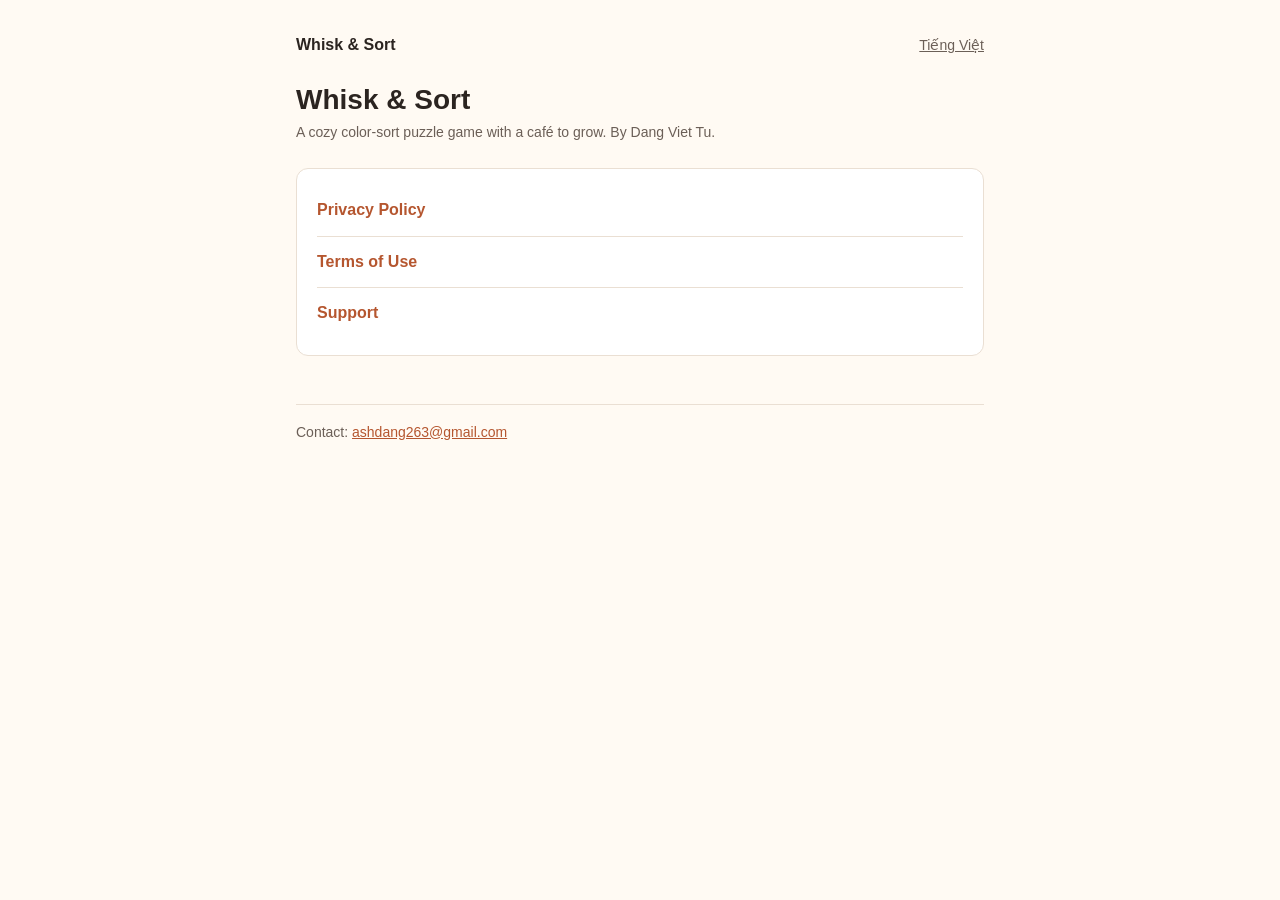
<file: index.html>
<!doctype html>
<html lang="en">
<head>
<meta charset="utf-8">
<meta name="viewport" content="width=device-width, initial-scale=1">
<title>Whisk &amp; Sort</title>
<link rel="stylesheet" href="style.css">
</head>
<body>
<main>
  <header>
    <a class="home" href="./">Whisk &amp; Sort</a>
    <nav class="lang"><a href="vi/">Tiếng Việt</a></nav>
  </header>
  <h1>Whisk &amp; Sort</h1>
  <p class="meta">A cozy color-sort puzzle game with a café to grow. By Dang Viet Tu.</p>
  <div class="card links">
    <a href="privacy.html">Privacy Policy</a>
    <a href="terms.html">Terms of Use</a>
    <a href="support.html">Support</a>
  </div>
  <footer>Contact: <a href="mailto:ashdang263@gmail.com">ashdang263@gmail.com</a></footer>
</main>
</body>
</html>
</file>
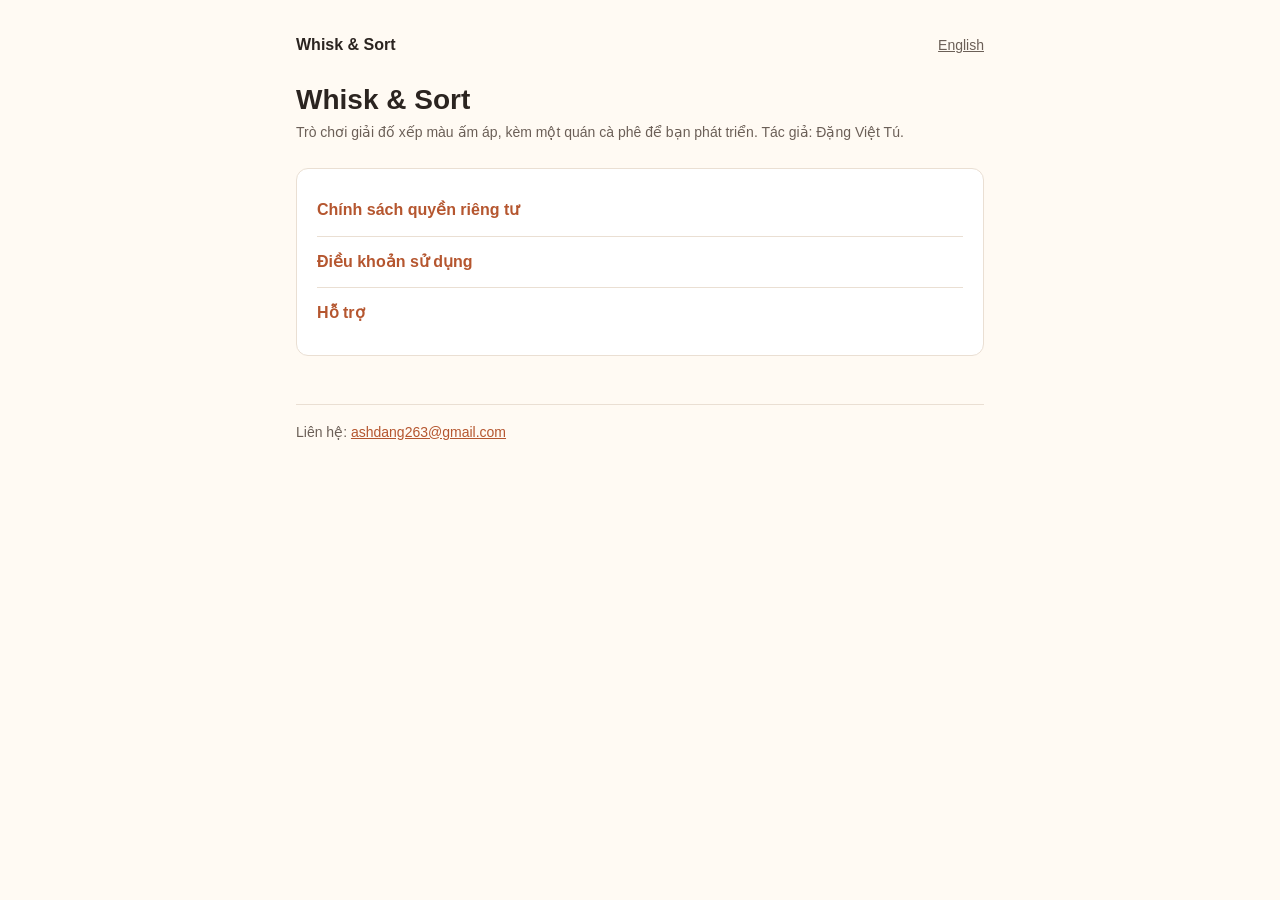
<file: vi/index.html>
<!doctype html>
<html lang="vi">
<head>
<meta charset="utf-8">
<meta name="viewport" content="width=device-width, initial-scale=1">
<title>Whisk &amp; Sort</title>
<link rel="stylesheet" href="../style.css">
</head>
<body>
<main>
  <header>
    <a class="home" href="./">Whisk &amp; Sort</a>
    <nav class="lang"><a href="../">English</a></nav>
  </header>
  <h1>Whisk &amp; Sort</h1>
  <p class="meta">Trò chơi giải đố xếp màu ấm áp, kèm một quán cà phê để bạn phát triển. Tác giả: Đặng Việt Tú.</p>
  <div class="card links">
    <a href="privacy.html">Chính sách quyền riêng tư</a>
    <a href="terms.html">Điều khoản sử dụng</a>
    <a href="support.html">Hỗ trợ</a>
  </div>
  <footer>Liên hệ: <a href="mailto:ashdang263@gmail.com">ashdang263@gmail.com</a></footer>
</main>
</body>
</html>
</file>
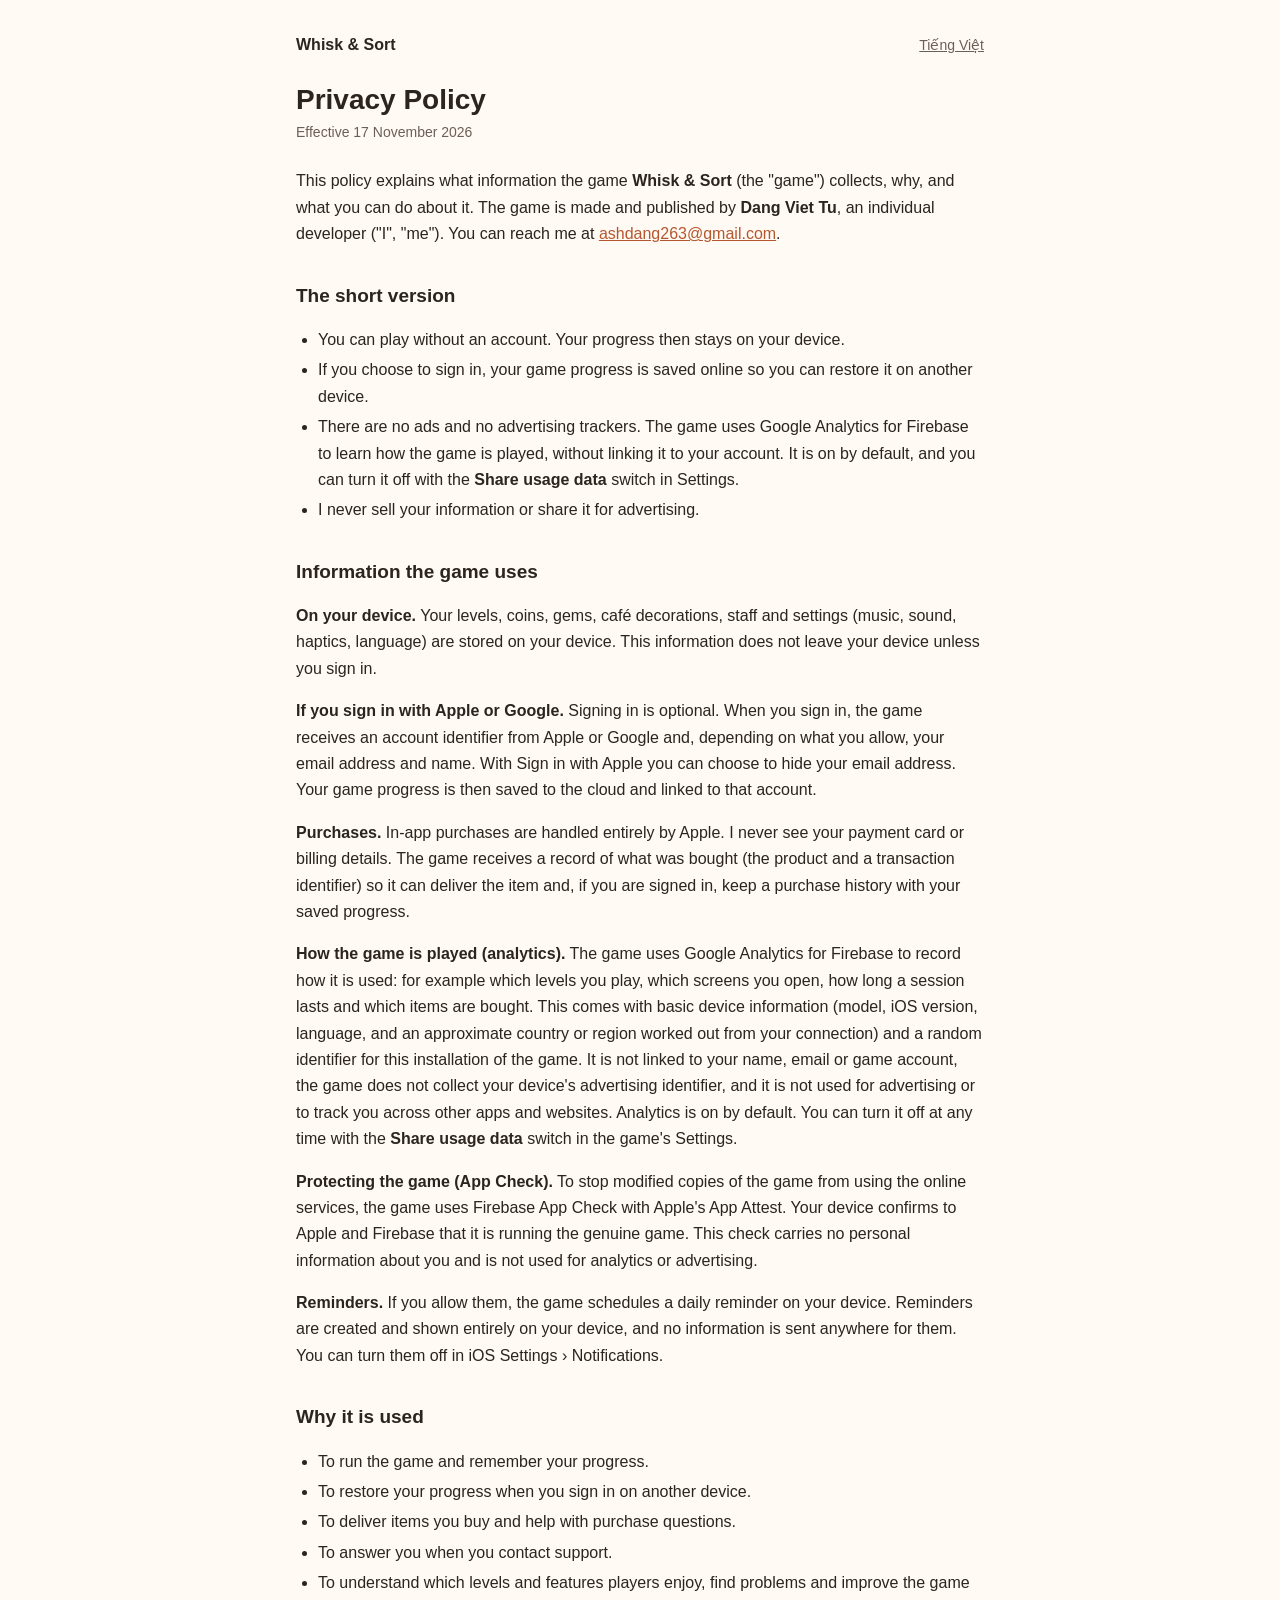
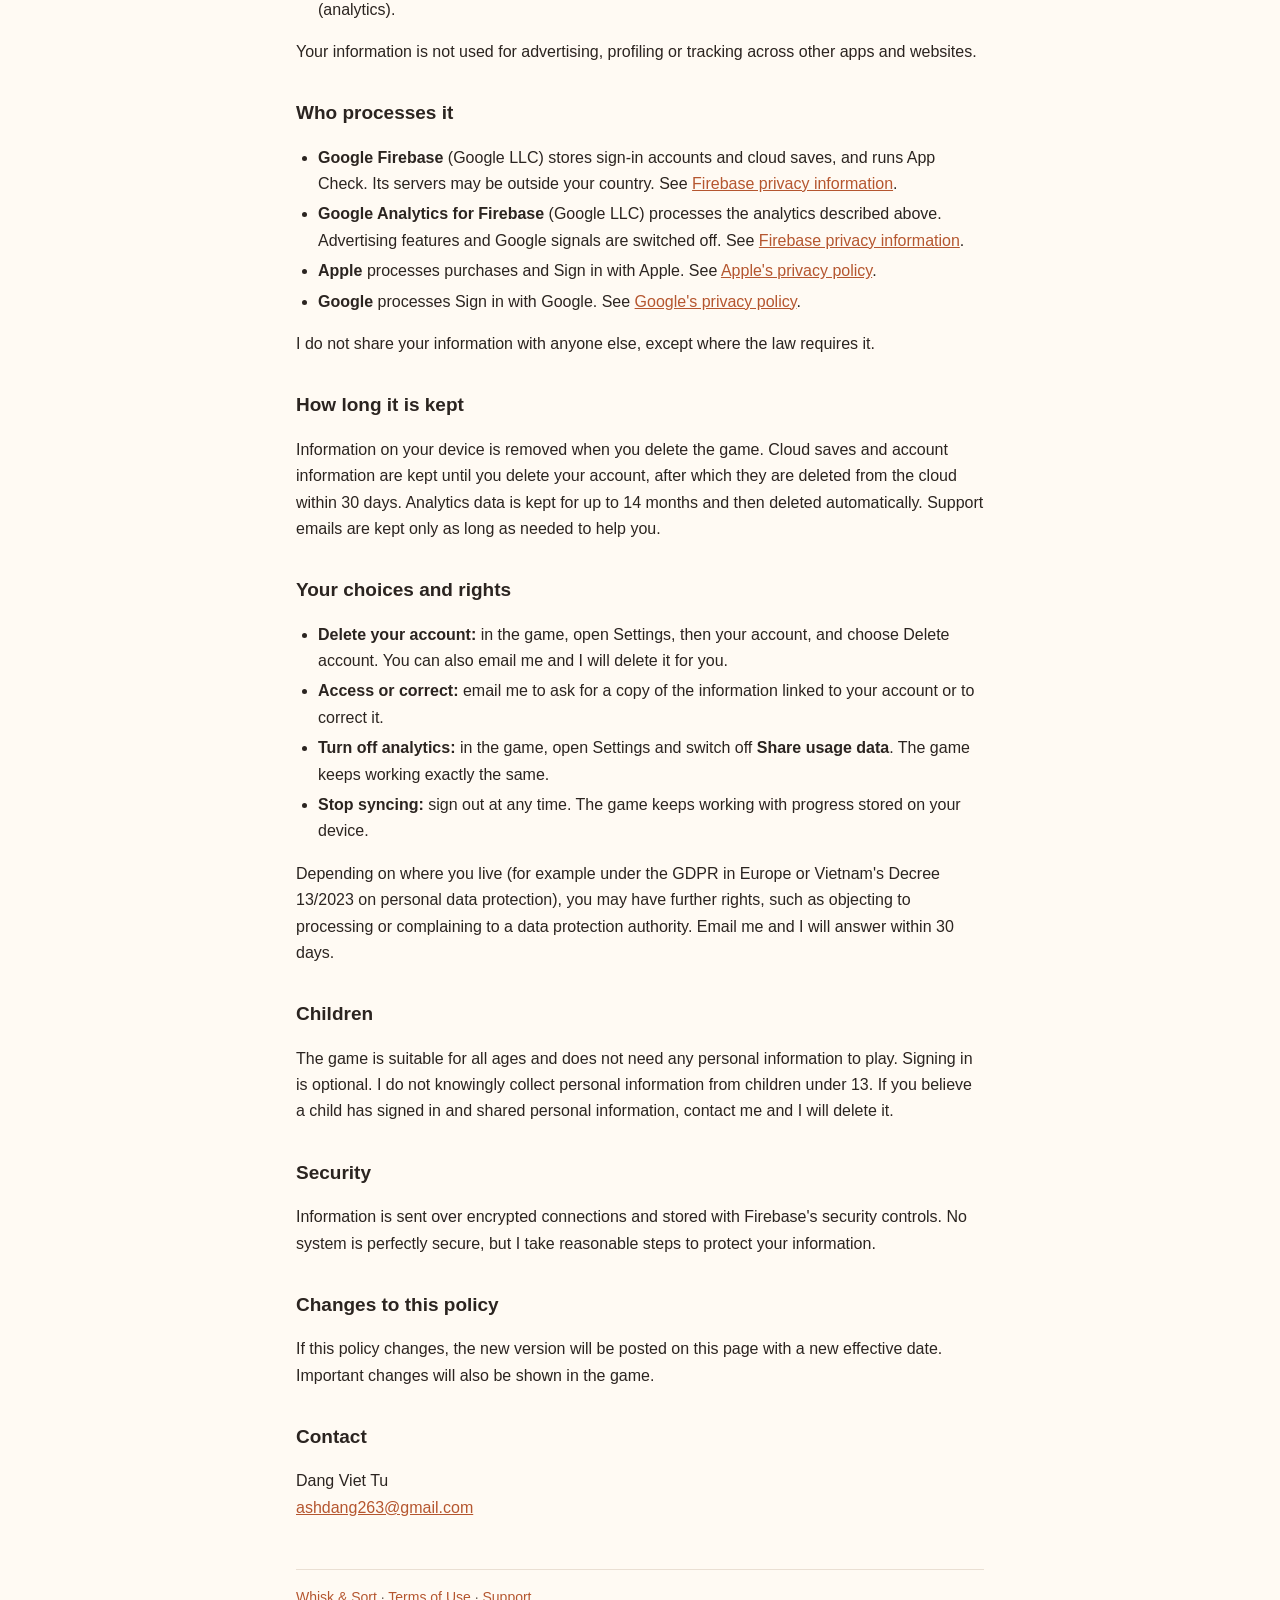
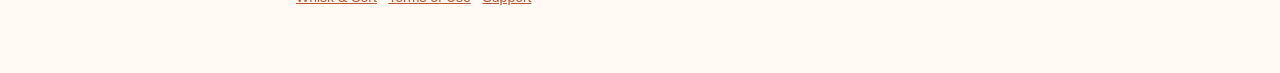
<file: privacy.html>
<!doctype html>
<html lang="en">
<head>
<meta charset="utf-8">
<meta name="viewport" content="width=device-width, initial-scale=1">
<title>Privacy Policy</title>
<link rel="stylesheet" href="style.css">
</head>
<body>
<main>
  <header>
    <a class="home" href="./">Whisk &amp; Sort</a>
    <nav class="lang"><a href="vi/privacy.html">Tiếng Việt</a></nav>
  </header>
  <h1>Privacy Policy</h1>
  <p class="meta">Effective 17 November 2026</p>

  <p>This policy explains what information the game <strong>Whisk &amp; Sort</strong> (the "game") collects, why, and what you can do about it. The game is made and published by <strong>Dang Viet Tu</strong>, an individual developer ("I", "me"). You can reach me at <a href="mailto:ashdang263@gmail.com">ashdang263@gmail.com</a>.</p>

  <h2>The short version</h2>
  <ul>
    <li>You can play without an account. Your progress then stays on your device.</li>
    <li>If you choose to sign in, your game progress is saved online so you can restore it on another device.</li>
    <li>There are no ads and no advertising trackers. The game uses Google Analytics for Firebase to learn how the game is played, without linking it to your account. It is on by default, and you can turn it off with the <strong>Share usage data</strong> switch in Settings.</li>
    <li>I never sell your information or share it for advertising.</li>
  </ul>

  <h2>Information the game uses</h2>
  <p><strong>On your device.</strong> Your levels, coins, gems, café decorations, staff and settings (music, sound, haptics, language) are stored on your device. This information does not leave your device unless you sign in.</p>
  <p><strong>If you sign in with Apple or Google.</strong> Signing in is optional. When you sign in, the game receives an account identifier from Apple or Google and, depending on what you allow, your email address and name. With Sign in with Apple you can choose to hide your email address. Your game progress is then saved to the cloud and linked to that account.</p>
  <p><strong>Purchases.</strong> In-app purchases are handled entirely by Apple. I never see your payment card or billing details. The game receives a record of what was bought (the product and a transaction identifier) so it can deliver the item and, if you are signed in, keep a purchase history with your saved progress.</p>
  <p><strong>How the game is played (analytics).</strong> The game uses Google Analytics for Firebase to record how it is used: for example which levels you play, which screens you open, how long a session lasts and which items are bought. This comes with basic device information (model, iOS version, language, and an approximate country or region worked out from your connection) and a random identifier for this installation of the game. It is not linked to your name, email or game account, the game does not collect your device's advertising identifier, and it is not used for advertising or to track you across other apps and websites. Analytics is on by default. You can turn it off at any time with the <strong>Share usage data</strong> switch in the game's Settings.</p>
  <p><strong>Protecting the game (App Check).</strong> To stop modified copies of the game from using the online services, the game uses Firebase App Check with Apple's App Attest. Your device confirms to Apple and Firebase that it is running the genuine game. This check carries no personal information about you and is not used for analytics or advertising.</p>
  <p><strong>Reminders.</strong> If you allow them, the game schedules a daily reminder on your device. Reminders are created and shown entirely on your device, and no information is sent anywhere for them. You can turn them off in iOS Settings › Notifications.</p>

  <h2>Why it is used</h2>
  <ul>
    <li>To run the game and remember your progress.</li>
    <li>To restore your progress when you sign in on another device.</li>
    <li>To deliver items you buy and help with purchase questions.</li>
    <li>To answer you when you contact support.</li>
    <li>To understand which levels and features players enjoy, find problems and improve the game (analytics).</li>
  </ul>
  <p>Your information is not used for advertising, profiling or tracking across other apps and websites.</p>

  <h2>Who processes it</h2>
  <ul>
    <li><strong>Google Firebase</strong> (Google LLC) stores sign-in accounts and cloud saves, and runs App Check. Its servers may be outside your country. See <a href="https://firebase.google.com/support/privacy">Firebase privacy information</a>.</li>
    <li><strong>Google Analytics for Firebase</strong> (Google LLC) processes the analytics described above. Advertising features and Google signals are switched off. See <a href="https://firebase.google.com/support/privacy">Firebase privacy information</a>.</li>
    <li><strong>Apple</strong> processes purchases and Sign in with Apple. See <a href="https://www.apple.com/legal/privacy/">Apple's privacy policy</a>.</li>
    <li><strong>Google</strong> processes Sign in with Google. See <a href="https://policies.google.com/privacy">Google's privacy policy</a>.</li>
  </ul>
  <p>I do not share your information with anyone else, except where the law requires it.</p>

  <h2>How long it is kept</h2>
  <p>Information on your device is removed when you delete the game. Cloud saves and account information are kept until you delete your account, after which they are deleted from the cloud within 30 days. Analytics data is kept for up to 14 months and then deleted automatically. Support emails are kept only as long as needed to help you.</p>

  <h2>Your choices and rights</h2>
  <ul>
    <li><strong>Delete your account:</strong> in the game, open Settings, then your account, and choose Delete account. You can also email me and I will delete it for you.</li>
    <li><strong>Access or correct:</strong> email me to ask for a copy of the information linked to your account or to correct it.</li>
    <li><strong>Turn off analytics:</strong> in the game, open Settings and switch off <strong>Share usage data</strong>. The game keeps working exactly the same.</li>
    <li><strong>Stop syncing:</strong> sign out at any time. The game keeps working with progress stored on your device.</li>
  </ul>
  <p>Depending on where you live (for example under the GDPR in Europe or Vietnam's Decree 13/2023 on personal data protection), you may have further rights, such as objecting to processing or complaining to a data protection authority. Email me and I will answer within 30 days.</p>

  <h2>Children</h2>
  <p>The game is suitable for all ages and does not need any personal information to play. Signing in is optional. I do not knowingly collect personal information from children under 13. If you believe a child has signed in and shared personal information, contact me and I will delete it.</p>

  <h2>Security</h2>
  <p>Information is sent over encrypted connections and stored with Firebase's security controls. No system is perfectly secure, but I take reasonable steps to protect your information.</p>

  <h2>Changes to this policy</h2>
  <p>If this policy changes, the new version will be posted on this page with a new effective date. Important changes will also be shown in the game.</p>

  <h2>Contact</h2>
  <p>Dang Viet Tu<br><a href="mailto:ashdang263@gmail.com">ashdang263@gmail.com</a></p>

  <footer><a href="./">Whisk &amp; Sort</a> · <a href="terms.html">Terms of Use</a> · <a href="support.html">Support</a></footer>
</main>
</body>
</html>
</file>
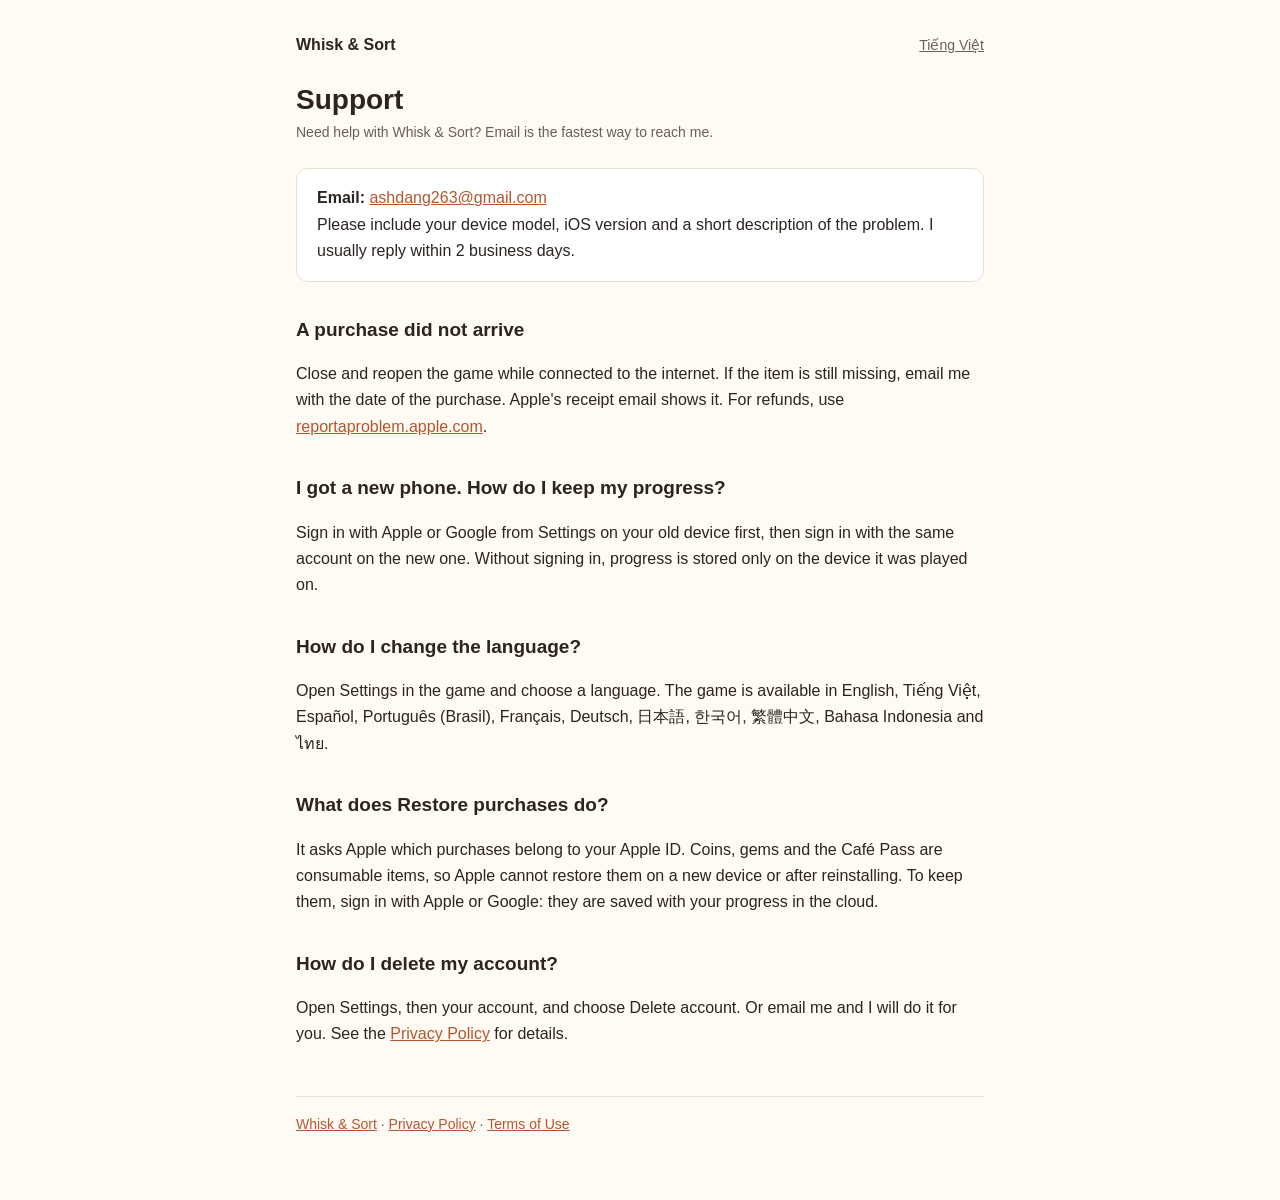
<file: support.html>
<!doctype html>
<html lang="en">
<head>
<meta charset="utf-8">
<meta name="viewport" content="width=device-width, initial-scale=1">
<title>Support</title>
<link rel="stylesheet" href="style.css">
</head>
<body>
<main>
  <header>
    <a class="home" href="./">Whisk &amp; Sort</a>
    <nav class="lang"><a href="vi/support.html">Tiếng Việt</a></nav>
  </header>
  <h1>Support</h1>
  <p class="meta">Need help with Whisk &amp; Sort? Email is the fastest way to reach me.</p>

  <div class="card">
    <strong>Email:</strong> <a href="mailto:ashdang263@gmail.com?subject=Whisk%20%26%20Sort%20support">ashdang263@gmail.com</a><br>
    Please include your device model, iOS version and a short description of the problem. I usually reply within 2 business days.
  </div>

  <h2>A purchase did not arrive</h2>
  <p>Close and reopen the game while connected to the internet. If the item is still missing, email me with the date of the purchase. Apple's receipt email shows it. For refunds, use <a href="https://reportaproblem.apple.com">reportaproblem.apple.com</a>.</p>

  <h2>I got a new phone. How do I keep my progress?</h2>
  <p>Sign in with Apple or Google from Settings on your old device first, then sign in with the same account on the new one. Without signing in, progress is stored only on the device it was played on.</p>

  <h2>How do I change the language?</h2>
  <p>Open Settings in the game and choose a language. The game is available in English, Tiếng Việt, Español, Português (Brasil), Français, Deutsch, 日本語, 한국어, 繁體中文, Bahasa Indonesia and ไทย.</p>

  <h2>What does Restore purchases do?</h2>
  <p>It asks Apple which purchases belong to your Apple ID. Coins, gems and the Café Pass are consumable items, so Apple cannot restore them on a new device or after reinstalling. To keep them, sign in with Apple or Google: they are saved with your progress in the cloud.</p>

  <h2>How do I delete my account?</h2>
  <p>Open Settings, then your account, and choose Delete account. Or email me and I will do it for you. See the <a href="privacy.html">Privacy Policy</a> for details.</p>

  <footer><a href="./">Whisk &amp; Sort</a> · <a href="privacy.html">Privacy Policy</a> · <a href="terms.html">Terms of Use</a></footer>
</main>
</body>
</html>
</file>
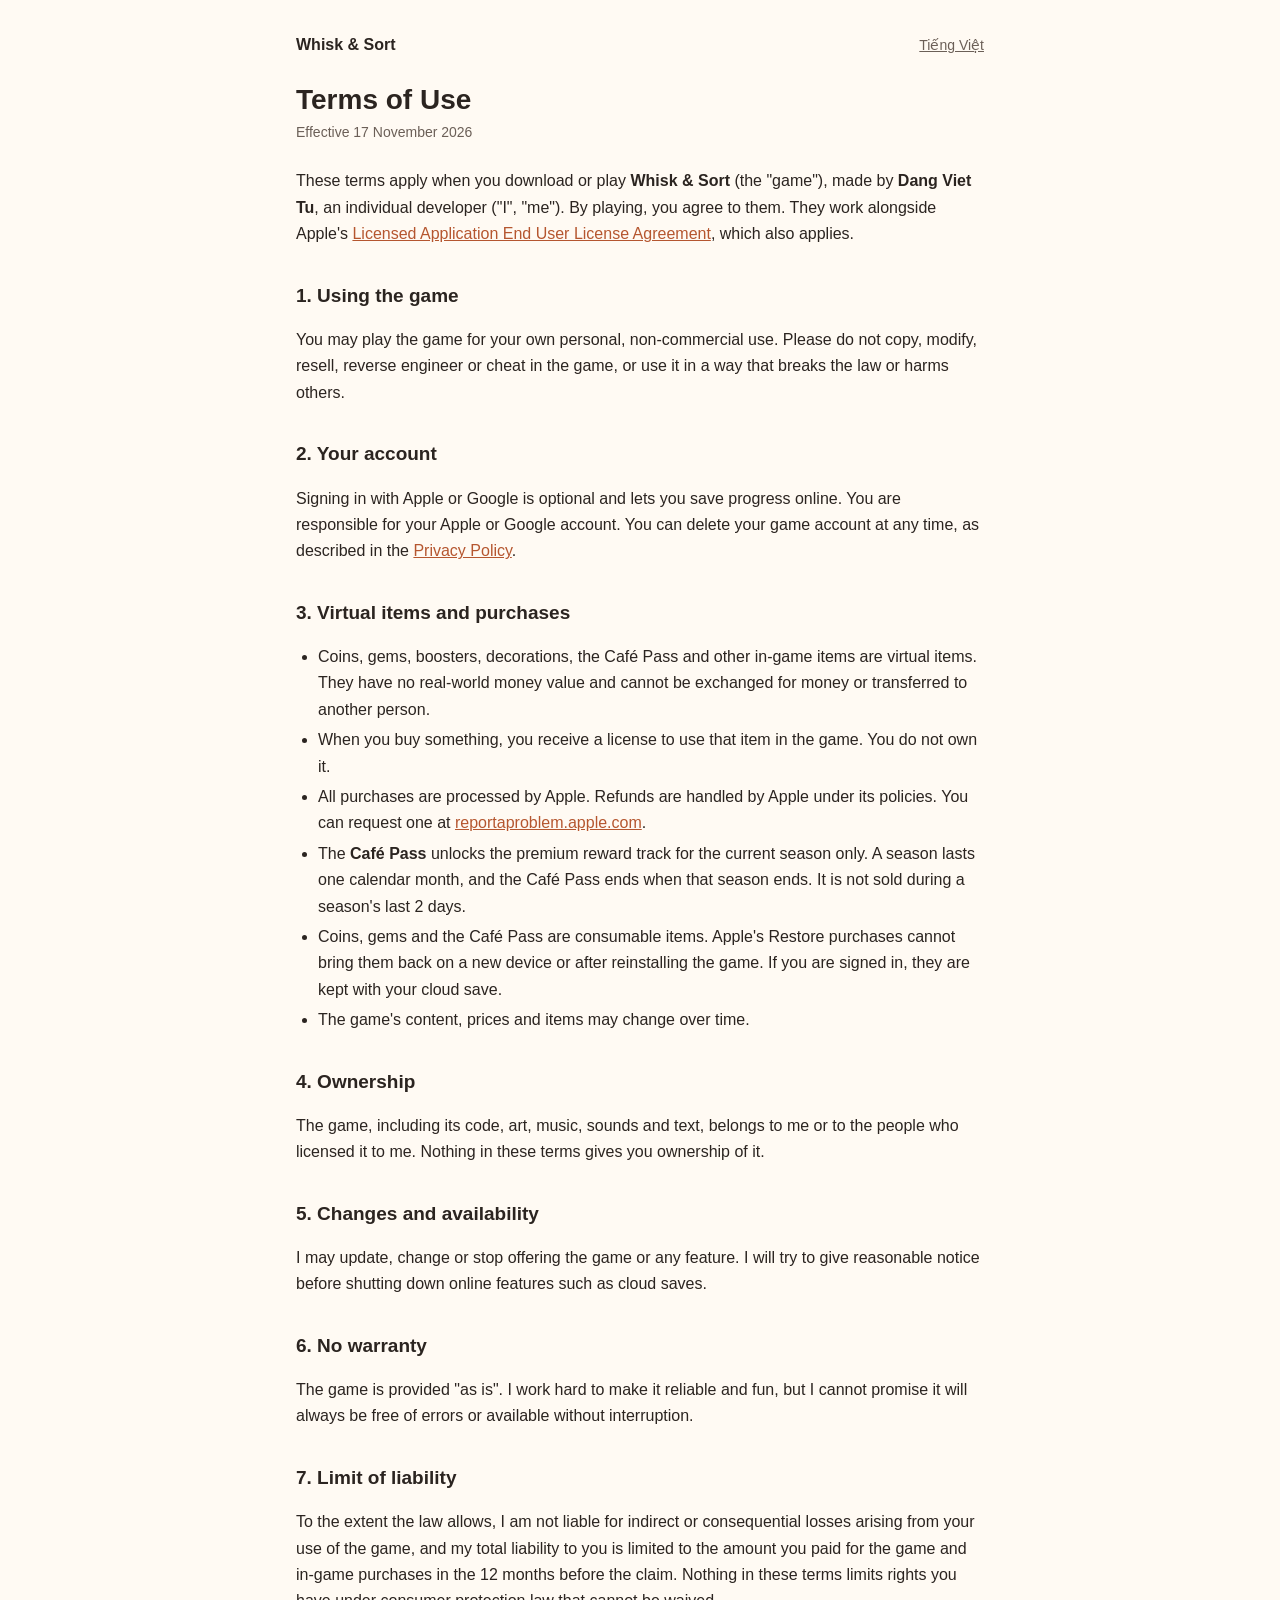
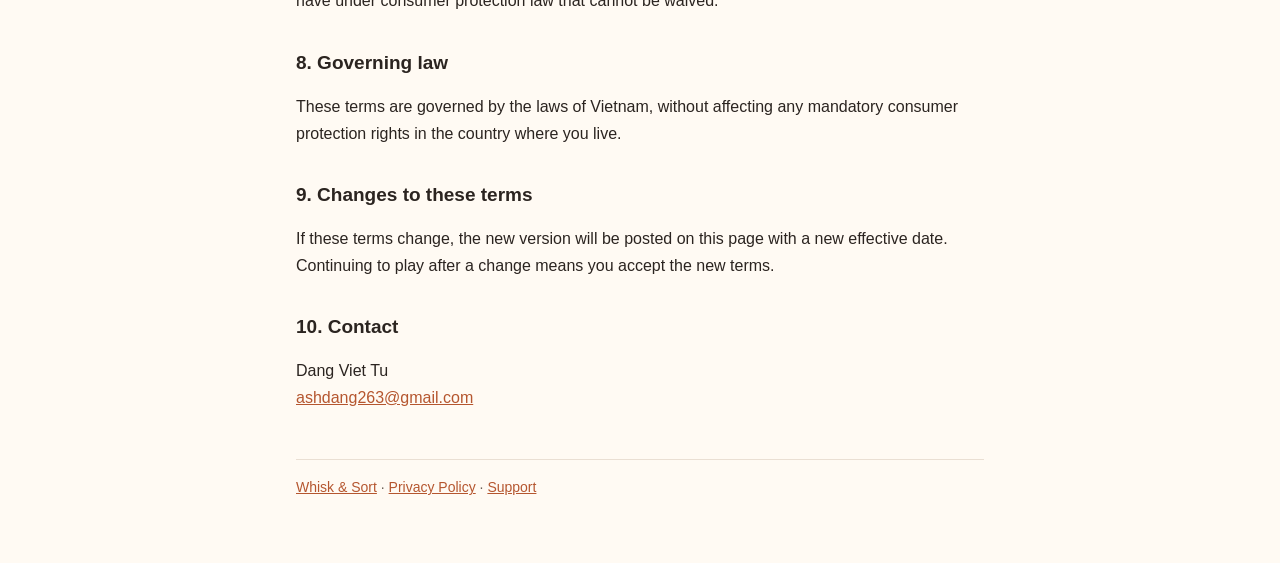
<file: terms.html>
<!doctype html>
<html lang="en">
<head>
<meta charset="utf-8">
<meta name="viewport" content="width=device-width, initial-scale=1">
<title>Terms of Use</title>
<link rel="stylesheet" href="style.css">
</head>
<body>
<main>
  <header>
    <a class="home" href="./">Whisk &amp; Sort</a>
    <nav class="lang"><a href="vi/terms.html">Tiếng Việt</a></nav>
  </header>
  <h1>Terms of Use</h1>
  <p class="meta">Effective 17 November 2026</p>

  <p>These terms apply when you download or play <strong>Whisk &amp; Sort</strong> (the "game"), made by <strong>Dang Viet Tu</strong>, an individual developer ("I", "me"). By playing, you agree to them. They work alongside Apple's <a href="https://www.apple.com/legal/internet-services/itunes/dev/stdeula/">Licensed Application End User License Agreement</a>, which also applies.</p>

  <h2>1. Using the game</h2>
  <p>You may play the game for your own personal, non-commercial use. Please do not copy, modify, resell, reverse engineer or cheat in the game, or use it in a way that breaks the law or harms others.</p>

  <h2>2. Your account</h2>
  <p>Signing in with Apple or Google is optional and lets you save progress online. You are responsible for your Apple or Google account. You can delete your game account at any time, as described in the <a href="privacy.html">Privacy Policy</a>.</p>

  <h2>3. Virtual items and purchases</h2>
  <ul>
    <li>Coins, gems, boosters, decorations, the Café Pass and other in-game items are virtual items. They have no real-world money value and cannot be exchanged for money or transferred to another person.</li>
    <li>When you buy something, you receive a license to use that item in the game. You do not own it.</li>
    <li>All purchases are processed by Apple. Refunds are handled by Apple under its policies. You can request one at <a href="https://reportaproblem.apple.com">reportaproblem.apple.com</a>.</li>
    <li>The <strong>Café Pass</strong> unlocks the premium reward track for the current season only. A season lasts one calendar month, and the Café Pass ends when that season ends. It is not sold during a season's last 2 days.</li>
    <li>Coins, gems and the Café Pass are consumable items. Apple's Restore purchases cannot bring them back on a new device or after reinstalling the game. If you are signed in, they are kept with your cloud save.</li>
    <li>The game's content, prices and items may change over time.</li>
  </ul>

  <h2>4. Ownership</h2>
  <p>The game, including its code, art, music, sounds and text, belongs to me or to the people who licensed it to me. Nothing in these terms gives you ownership of it.</p>

  <h2>5. Changes and availability</h2>
  <p>I may update, change or stop offering the game or any feature. I will try to give reasonable notice before shutting down online features such as cloud saves.</p>

  <h2>6. No warranty</h2>
  <p>The game is provided "as is". I work hard to make it reliable and fun, but I cannot promise it will always be free of errors or available without interruption.</p>

  <h2>7. Limit of liability</h2>
  <p>To the extent the law allows, I am not liable for indirect or consequential losses arising from your use of the game, and my total liability to you is limited to the amount you paid for the game and in-game purchases in the 12 months before the claim. Nothing in these terms limits rights you have under consumer protection law that cannot be waived.</p>

  <h2>8. Governing law</h2>
  <p>These terms are governed by the laws of Vietnam, without affecting any mandatory consumer protection rights in the country where you live.</p>

  <h2>9. Changes to these terms</h2>
  <p>If these terms change, the new version will be posted on this page with a new effective date. Continuing to play after a change means you accept the new terms.</p>

  <h2>10. Contact</h2>
  <p>Dang Viet Tu<br><a href="mailto:ashdang263@gmail.com">ashdang263@gmail.com</a></p>

  <footer><a href="./">Whisk &amp; Sort</a> · <a href="privacy.html">Privacy Policy</a> · <a href="support.html">Support</a></footer>
</main>
</body>
</html>
</file>
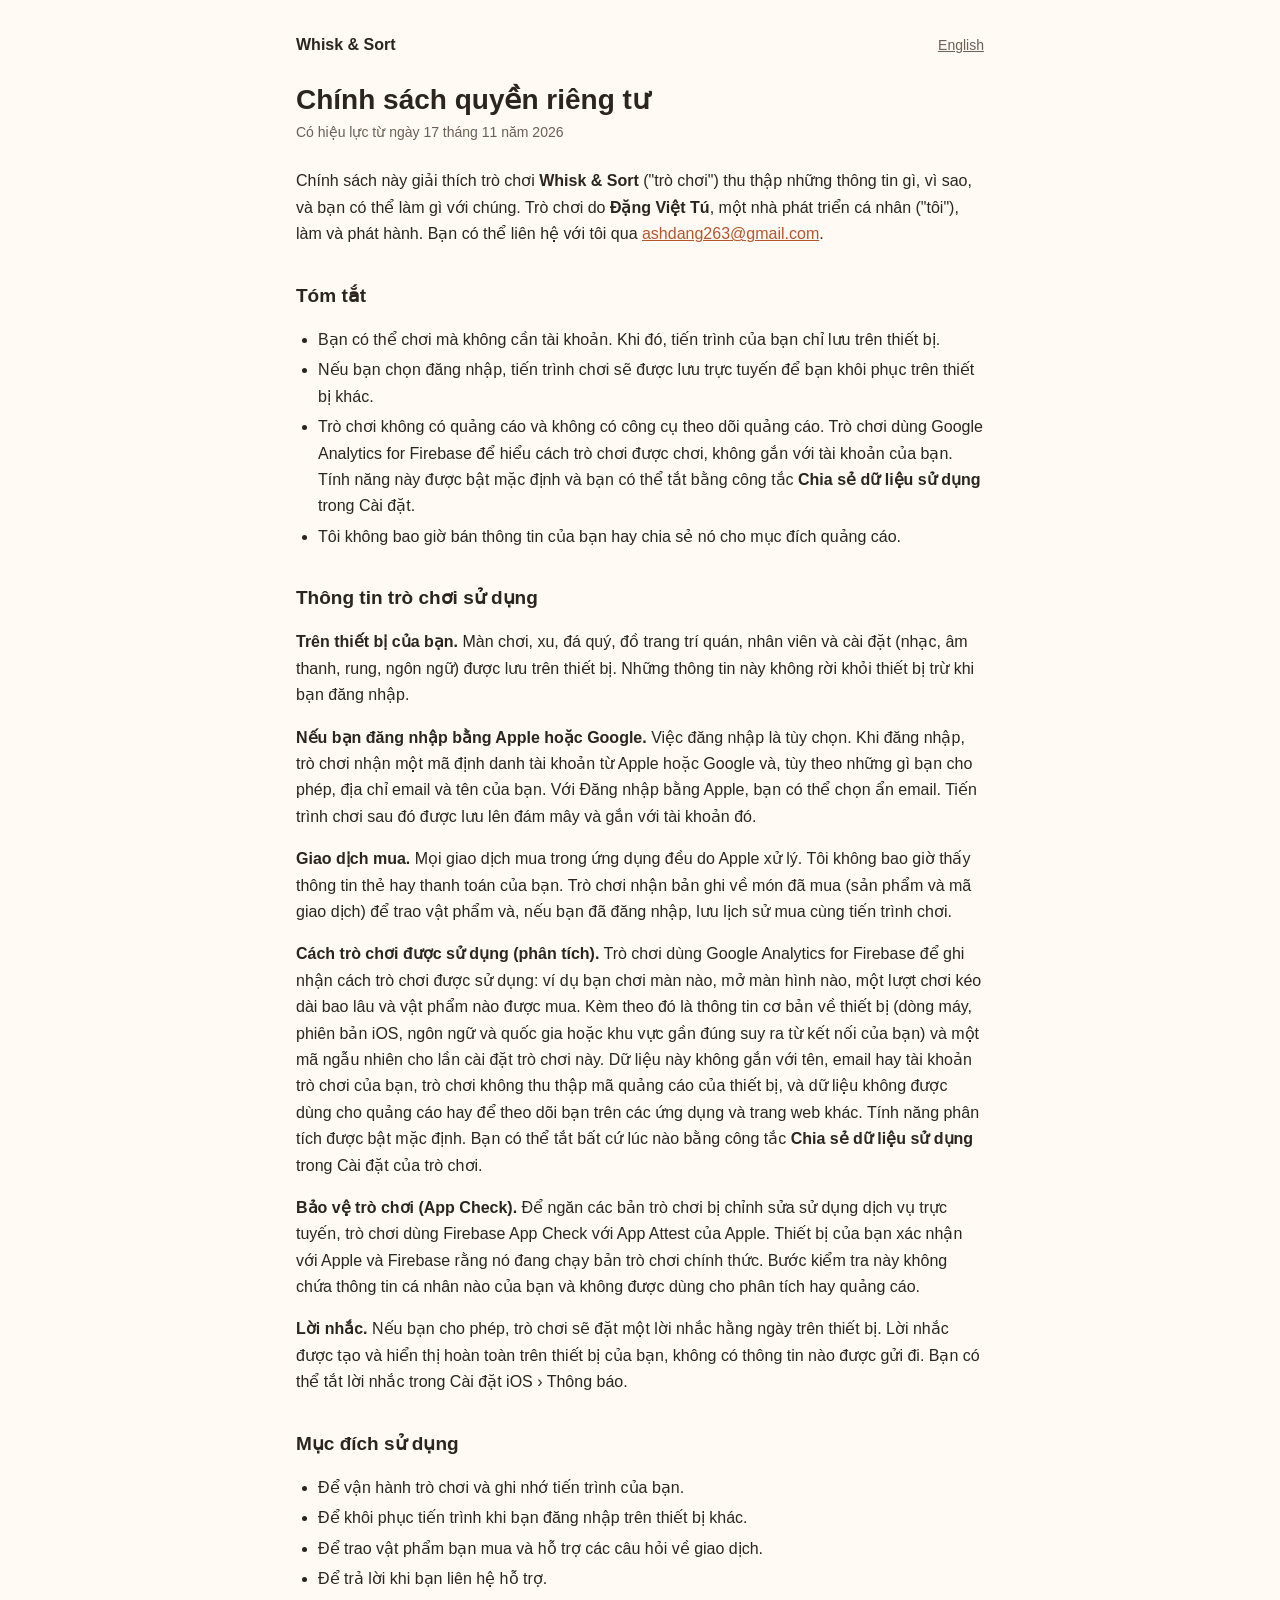
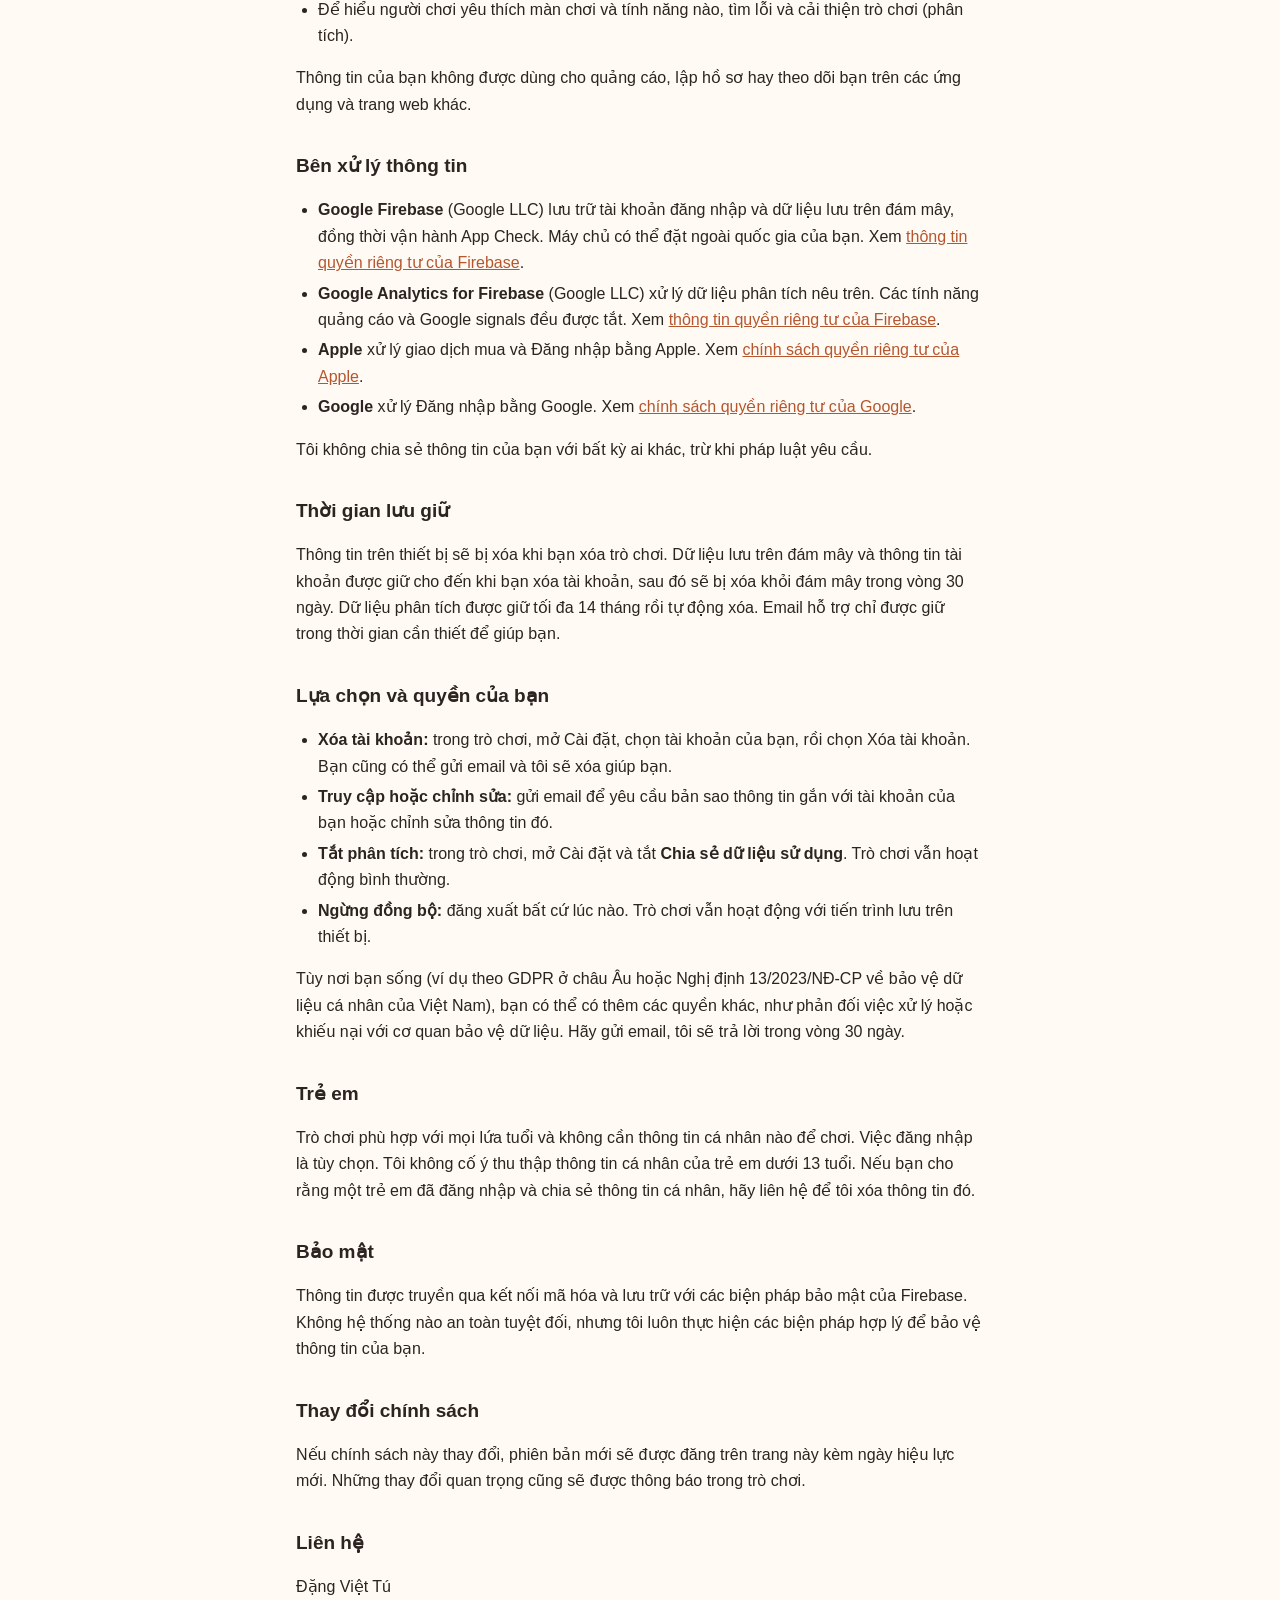
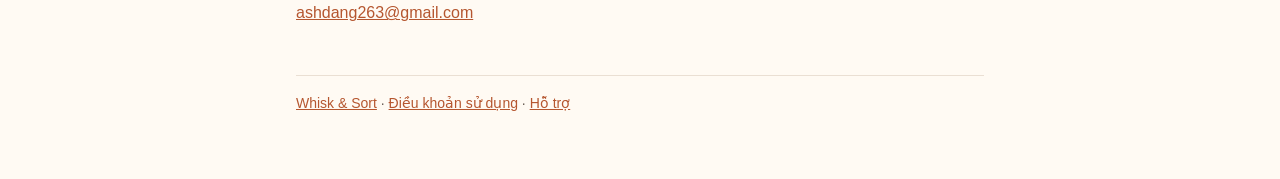
<file: vi/privacy.html>
<!doctype html>
<html lang="vi">
<head>
<meta charset="utf-8">
<meta name="viewport" content="width=device-width, initial-scale=1">
<title>Chính sách quyền riêng tư</title>
<link rel="stylesheet" href="../style.css">
</head>
<body>
<main>
  <header>
    <a class="home" href="./">Whisk &amp; Sort</a>
    <nav class="lang"><a href="../privacy.html">English</a></nav>
  </header>
  <h1>Chính sách quyền riêng tư</h1>
  <p class="meta">Có hiệu lực từ ngày 17 tháng 11 năm 2026</p>

  <p>Chính sách này giải thích trò chơi <strong>Whisk &amp; Sort</strong> ("trò chơi") thu thập những thông tin gì, vì sao, và bạn có thể làm gì với chúng. Trò chơi do <strong>Đặng Việt Tú</strong>, một nhà phát triển cá nhân ("tôi"), làm và phát hành. Bạn có thể liên hệ với tôi qua <a href="mailto:ashdang263@gmail.com">ashdang263@gmail.com</a>.</p>

  <h2>Tóm tắt</h2>
  <ul>
    <li>Bạn có thể chơi mà không cần tài khoản. Khi đó, tiến trình của bạn chỉ lưu trên thiết bị.</li>
    <li>Nếu bạn chọn đăng nhập, tiến trình chơi sẽ được lưu trực tuyến để bạn khôi phục trên thiết bị khác.</li>
    <li>Trò chơi không có quảng cáo và không có công cụ theo dõi quảng cáo. Trò chơi dùng Google Analytics for Firebase để hiểu cách trò chơi được chơi, không gắn với tài khoản của bạn. Tính năng này được bật mặc định và bạn có thể tắt bằng công tắc <strong>Chia sẻ dữ liệu sử dụng</strong> trong Cài đặt.</li>
    <li>Tôi không bao giờ bán thông tin của bạn hay chia sẻ nó cho mục đích quảng cáo.</li>
  </ul>

  <h2>Thông tin trò chơi sử dụng</h2>
  <p><strong>Trên thiết bị của bạn.</strong> Màn chơi, xu, đá quý, đồ trang trí quán, nhân viên và cài đặt (nhạc, âm thanh, rung, ngôn ngữ) được lưu trên thiết bị. Những thông tin này không rời khỏi thiết bị trừ khi bạn đăng nhập.</p>
  <p><strong>Nếu bạn đăng nhập bằng Apple hoặc Google.</strong> Việc đăng nhập là tùy chọn. Khi đăng nhập, trò chơi nhận một mã định danh tài khoản từ Apple hoặc Google và, tùy theo những gì bạn cho phép, địa chỉ email và tên của bạn. Với Đăng nhập bằng Apple, bạn có thể chọn ẩn email. Tiến trình chơi sau đó được lưu lên đám mây và gắn với tài khoản đó.</p>
  <p><strong>Giao dịch mua.</strong> Mọi giao dịch mua trong ứng dụng đều do Apple xử lý. Tôi không bao giờ thấy thông tin thẻ hay thanh toán của bạn. Trò chơi nhận bản ghi về món đã mua (sản phẩm và mã giao dịch) để trao vật phẩm và, nếu bạn đã đăng nhập, lưu lịch sử mua cùng tiến trình chơi.</p>
  <p><strong>Cách trò chơi được sử dụng (phân tích).</strong> Trò chơi dùng Google Analytics for Firebase để ghi nhận cách trò chơi được sử dụng: ví dụ bạn chơi màn nào, mở màn hình nào, một lượt chơi kéo dài bao lâu và vật phẩm nào được mua. Kèm theo đó là thông tin cơ bản về thiết bị (dòng máy, phiên bản iOS, ngôn ngữ và quốc gia hoặc khu vực gần đúng suy ra từ kết nối của bạn) và một mã ngẫu nhiên cho lần cài đặt trò chơi này. Dữ liệu này không gắn với tên, email hay tài khoản trò chơi của bạn, trò chơi không thu thập mã quảng cáo của thiết bị, và dữ liệu không được dùng cho quảng cáo hay để theo dõi bạn trên các ứng dụng và trang web khác. Tính năng phân tích được bật mặc định. Bạn có thể tắt bất cứ lúc nào bằng công tắc <strong>Chia sẻ dữ liệu sử dụng</strong> trong Cài đặt của trò chơi.</p>
  <p><strong>Bảo vệ trò chơi (App Check).</strong> Để ngăn các bản trò chơi bị chỉnh sửa sử dụng dịch vụ trực tuyến, trò chơi dùng Firebase App Check với App Attest của Apple. Thiết bị của bạn xác nhận với Apple và Firebase rằng nó đang chạy bản trò chơi chính thức. Bước kiểm tra này không chứa thông tin cá nhân nào của bạn và không được dùng cho phân tích hay quảng cáo.</p>
  <p><strong>Lời nhắc.</strong> Nếu bạn cho phép, trò chơi sẽ đặt một lời nhắc hằng ngày trên thiết bị. Lời nhắc được tạo và hiển thị hoàn toàn trên thiết bị của bạn, không có thông tin nào được gửi đi. Bạn có thể tắt lời nhắc trong Cài đặt iOS › Thông báo.</p>

  <h2>Mục đích sử dụng</h2>
  <ul>
    <li>Để vận hành trò chơi và ghi nhớ tiến trình của bạn.</li>
    <li>Để khôi phục tiến trình khi bạn đăng nhập trên thiết bị khác.</li>
    <li>Để trao vật phẩm bạn mua và hỗ trợ các câu hỏi về giao dịch.</li>
    <li>Để trả lời khi bạn liên hệ hỗ trợ.</li>
    <li>Để hiểu người chơi yêu thích màn chơi và tính năng nào, tìm lỗi và cải thiện trò chơi (phân tích).</li>
  </ul>
  <p>Thông tin của bạn không được dùng cho quảng cáo, lập hồ sơ hay theo dõi bạn trên các ứng dụng và trang web khác.</p>

  <h2>Bên xử lý thông tin</h2>
  <ul>
    <li><strong>Google Firebase</strong> (Google LLC) lưu trữ tài khoản đăng nhập và dữ liệu lưu trên đám mây, đồng thời vận hành App Check. Máy chủ có thể đặt ngoài quốc gia của bạn. Xem <a href="https://firebase.google.com/support/privacy">thông tin quyền riêng tư của Firebase</a>.</li>
    <li><strong>Google Analytics for Firebase</strong> (Google LLC) xử lý dữ liệu phân tích nêu trên. Các tính năng quảng cáo và Google signals đều được tắt. Xem <a href="https://firebase.google.com/support/privacy">thông tin quyền riêng tư của Firebase</a>.</li>
    <li><strong>Apple</strong> xử lý giao dịch mua và Đăng nhập bằng Apple. Xem <a href="https://www.apple.com/vn/legal/privacy/">chính sách quyền riêng tư của Apple</a>.</li>
    <li><strong>Google</strong> xử lý Đăng nhập bằng Google. Xem <a href="https://policies.google.com/privacy?hl=vi">chính sách quyền riêng tư của Google</a>.</li>
  </ul>
  <p>Tôi không chia sẻ thông tin của bạn với bất kỳ ai khác, trừ khi pháp luật yêu cầu.</p>

  <h2>Thời gian lưu giữ</h2>
  <p>Thông tin trên thiết bị sẽ bị xóa khi bạn xóa trò chơi. Dữ liệu lưu trên đám mây và thông tin tài khoản được giữ cho đến khi bạn xóa tài khoản, sau đó sẽ bị xóa khỏi đám mây trong vòng 30 ngày. Dữ liệu phân tích được giữ tối đa 14 tháng rồi tự động xóa. Email hỗ trợ chỉ được giữ trong thời gian cần thiết để giúp bạn.</p>

  <h2>Lựa chọn và quyền của bạn</h2>
  <ul>
    <li><strong>Xóa tài khoản:</strong> trong trò chơi, mở Cài đặt, chọn tài khoản của bạn, rồi chọn Xóa tài khoản. Bạn cũng có thể gửi email và tôi sẽ xóa giúp bạn.</li>
    <li><strong>Truy cập hoặc chỉnh sửa:</strong> gửi email để yêu cầu bản sao thông tin gắn với tài khoản của bạn hoặc chỉnh sửa thông tin đó.</li>
    <li><strong>Tắt phân tích:</strong> trong trò chơi, mở Cài đặt và tắt <strong>Chia sẻ dữ liệu sử dụng</strong>. Trò chơi vẫn hoạt động bình thường.</li>
    <li><strong>Ngừng đồng bộ:</strong> đăng xuất bất cứ lúc nào. Trò chơi vẫn hoạt động với tiến trình lưu trên thiết bị.</li>
  </ul>
  <p>Tùy nơi bạn sống (ví dụ theo GDPR ở châu Âu hoặc Nghị định 13/2023/NĐ-CP về bảo vệ dữ liệu cá nhân của Việt Nam), bạn có thể có thêm các quyền khác, như phản đối việc xử lý hoặc khiếu nại với cơ quan bảo vệ dữ liệu. Hãy gửi email, tôi sẽ trả lời trong vòng 30 ngày.</p>

  <h2>Trẻ em</h2>
  <p>Trò chơi phù hợp với mọi lứa tuổi và không cần thông tin cá nhân nào để chơi. Việc đăng nhập là tùy chọn. Tôi không cố ý thu thập thông tin cá nhân của trẻ em dưới 13 tuổi. Nếu bạn cho rằng một trẻ em đã đăng nhập và chia sẻ thông tin cá nhân, hãy liên hệ để tôi xóa thông tin đó.</p>

  <h2>Bảo mật</h2>
  <p>Thông tin được truyền qua kết nối mã hóa và lưu trữ với các biện pháp bảo mật của Firebase. Không hệ thống nào an toàn tuyệt đối, nhưng tôi luôn thực hiện các biện pháp hợp lý để bảo vệ thông tin của bạn.</p>

  <h2>Thay đổi chính sách</h2>
  <p>Nếu chính sách này thay đổi, phiên bản mới sẽ được đăng trên trang này kèm ngày hiệu lực mới. Những thay đổi quan trọng cũng sẽ được thông báo trong trò chơi.</p>

  <h2>Liên hệ</h2>
  <p>Đặng Việt Tú<br><a href="mailto:ashdang263@gmail.com">ashdang263@gmail.com</a></p>

  <footer><a href="./">Whisk &amp; Sort</a> · <a href="terms.html">Điều khoản sử dụng</a> · <a href="support.html">Hỗ trợ</a></footer>
</main>
</body>
</html>
</file>
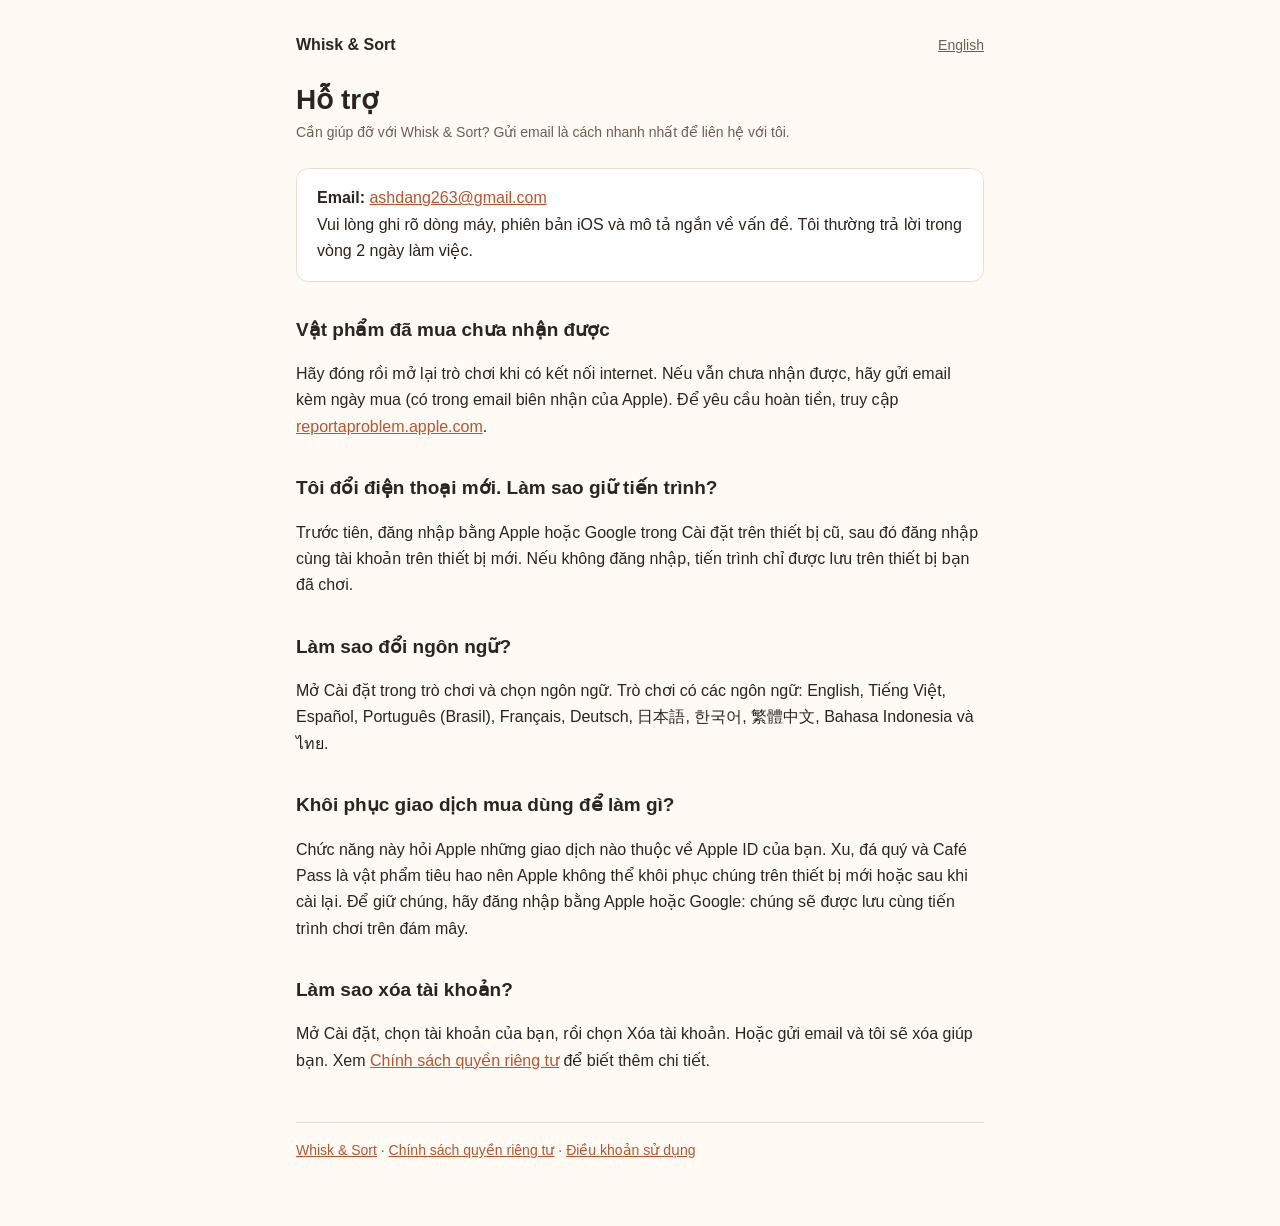
<file: vi/support.html>
<!doctype html>
<html lang="vi">
<head>
<meta charset="utf-8">
<meta name="viewport" content="width=device-width, initial-scale=1">
<title>Hỗ trợ</title>
<link rel="stylesheet" href="../style.css">
</head>
<body>
<main>
  <header>
    <a class="home" href="./">Whisk &amp; Sort</a>
    <nav class="lang"><a href="../support.html">English</a></nav>
  </header>
  <h1>Hỗ trợ</h1>
  <p class="meta">Cần giúp đỡ với Whisk &amp; Sort? Gửi email là cách nhanh nhất để liên hệ với tôi.</p>

  <div class="card">
    <strong>Email:</strong> <a href="mailto:ashdang263@gmail.com?subject=H%E1%BB%97%20tr%E1%BB%A3%20Whisk%20%26%20Sort">ashdang263@gmail.com</a><br>
    Vui lòng ghi rõ dòng máy, phiên bản iOS và mô tả ngắn về vấn đề. Tôi thường trả lời trong vòng 2 ngày làm việc.
  </div>

  <h2>Vật phẩm đã mua chưa nhận được</h2>
  <p>Hãy đóng rồi mở lại trò chơi khi có kết nối internet. Nếu vẫn chưa nhận được, hãy gửi email kèm ngày mua (có trong email biên nhận của Apple). Để yêu cầu hoàn tiền, truy cập <a href="https://reportaproblem.apple.com">reportaproblem.apple.com</a>.</p>

  <h2>Tôi đổi điện thoại mới. Làm sao giữ tiến trình?</h2>
  <p>Trước tiên, đăng nhập bằng Apple hoặc Google trong Cài đặt trên thiết bị cũ, sau đó đăng nhập cùng tài khoản trên thiết bị mới. Nếu không đăng nhập, tiến trình chỉ được lưu trên thiết bị bạn đã chơi.</p>

  <h2>Làm sao đổi ngôn ngữ?</h2>
  <p>Mở Cài đặt trong trò chơi và chọn ngôn ngữ. Trò chơi có các ngôn ngữ: English, Tiếng Việt, Español, Português (Brasil), Français, Deutsch, 日本語, 한국어, 繁體中文, Bahasa Indonesia và ไทย.</p>

  <h2>Khôi phục giao dịch mua dùng để làm gì?</h2>
  <p>Chức năng này hỏi Apple những giao dịch nào thuộc về Apple ID của bạn. Xu, đá quý và Café Pass là vật phẩm tiêu hao nên Apple không thể khôi phục chúng trên thiết bị mới hoặc sau khi cài lại. Để giữ chúng, hãy đăng nhập bằng Apple hoặc Google: chúng sẽ được lưu cùng tiến trình chơi trên đám mây.</p>

  <h2>Làm sao xóa tài khoản?</h2>
  <p>Mở Cài đặt, chọn tài khoản của bạn, rồi chọn Xóa tài khoản. Hoặc gửi email và tôi sẽ xóa giúp bạn. Xem <a href="privacy.html">Chính sách quyền riêng tư</a> để biết thêm chi tiết.</p>

  <footer><a href="./">Whisk &amp; Sort</a> · <a href="privacy.html">Chính sách quyền riêng tư</a> · <a href="terms.html">Điều khoản sử dụng</a></footer>
</main>
</body>
</html>
</file>
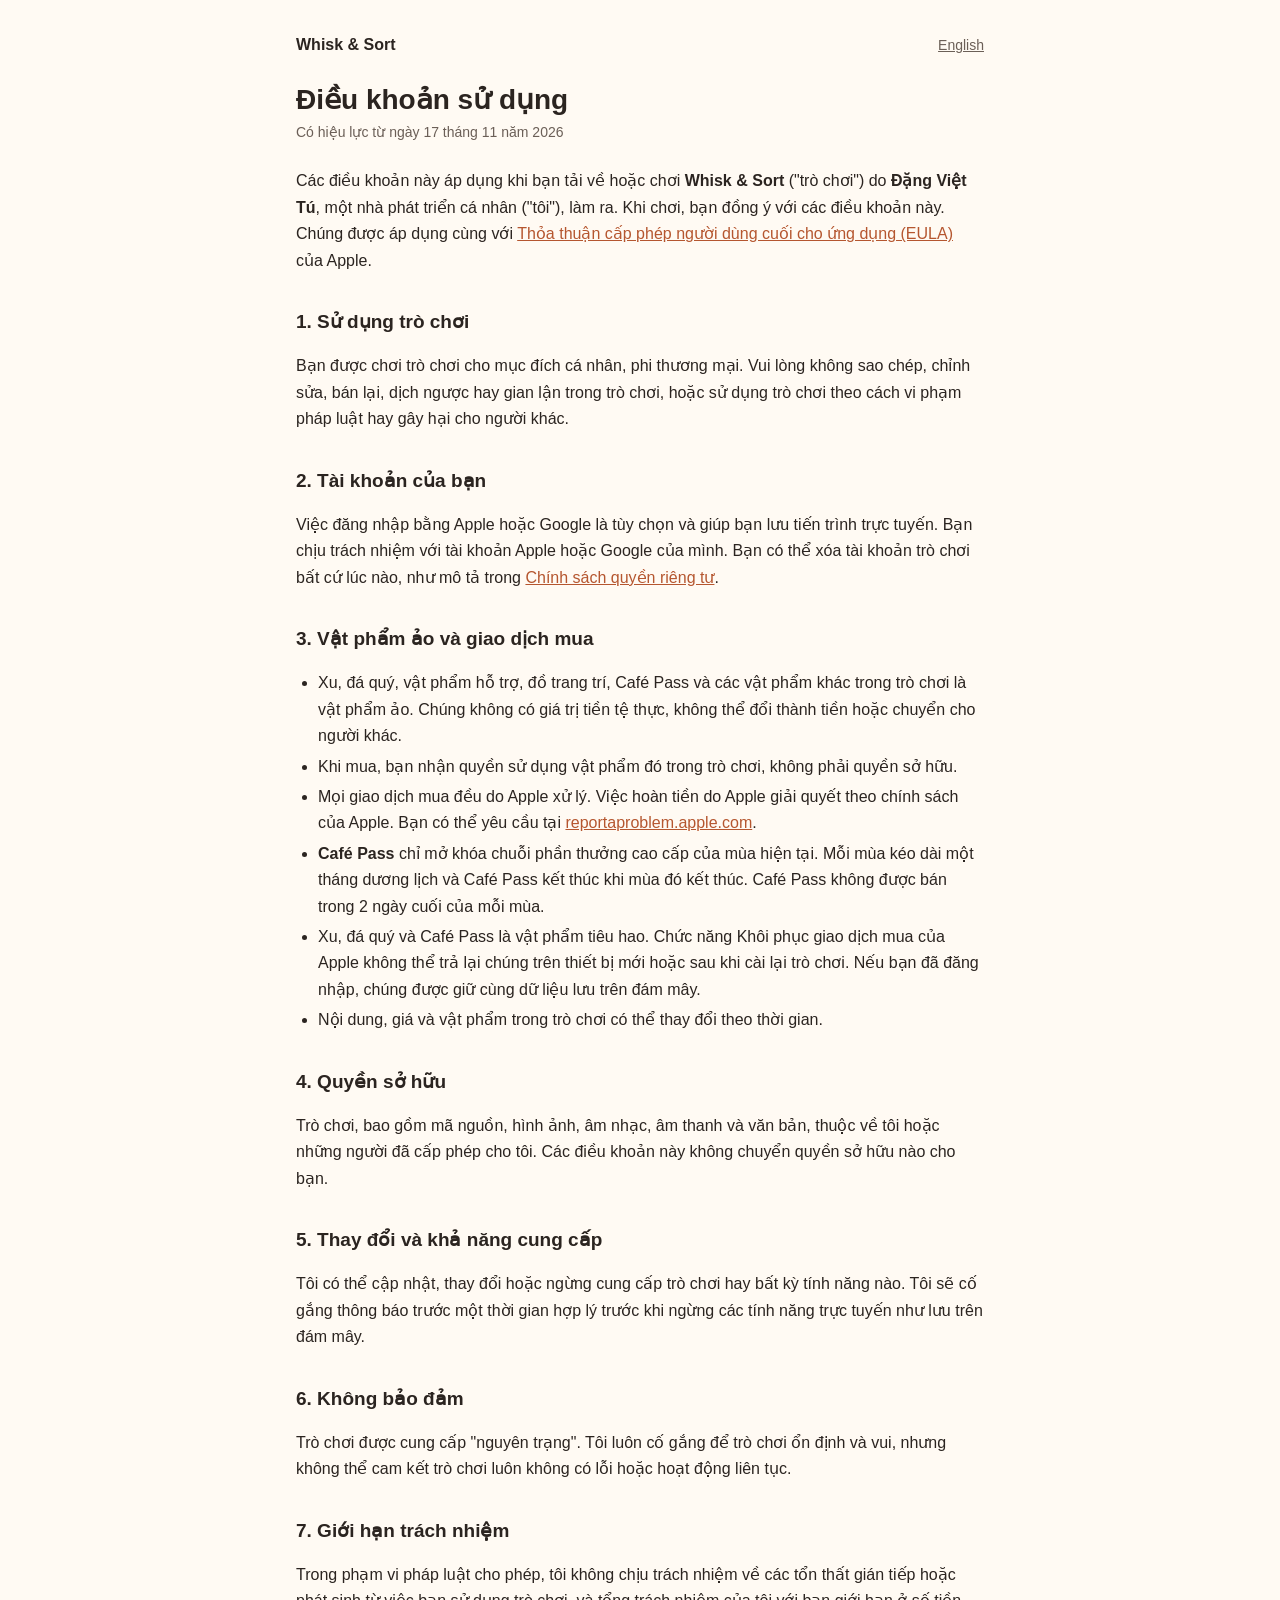
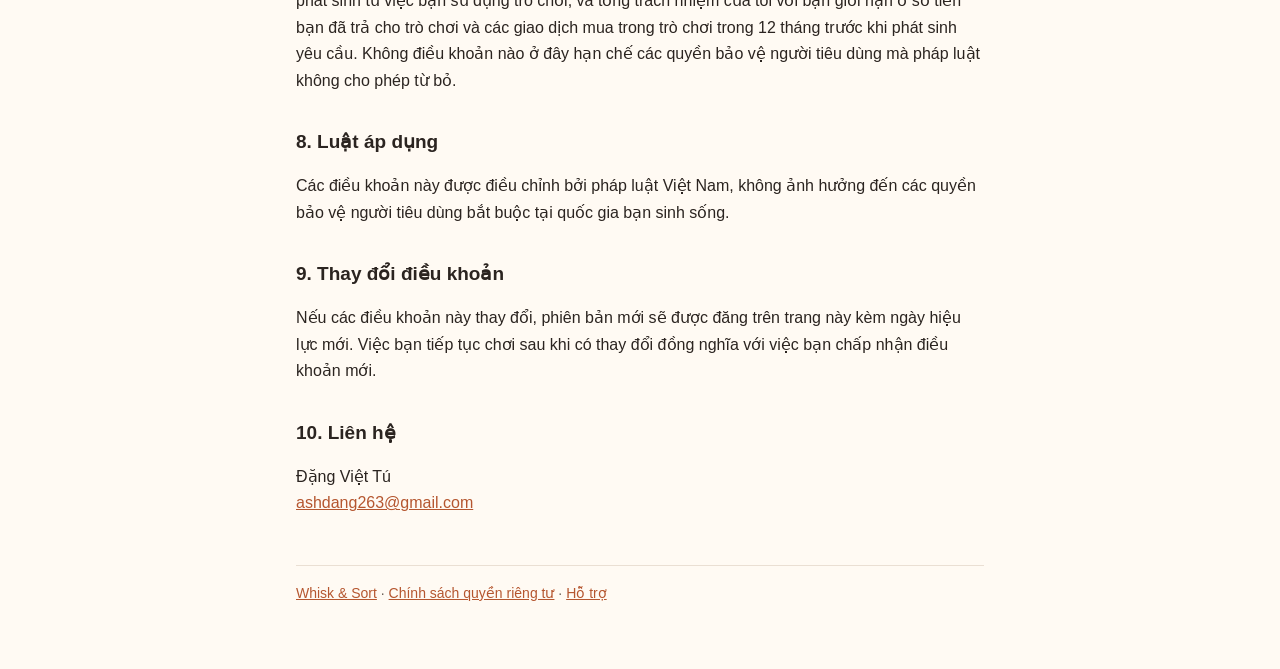
<file: vi/terms.html>
<!doctype html>
<html lang="vi">
<head>
<meta charset="utf-8">
<meta name="viewport" content="width=device-width, initial-scale=1">
<title>Điều khoản sử dụng</title>
<link rel="stylesheet" href="../style.css">
</head>
<body>
<main>
  <header>
    <a class="home" href="./">Whisk &amp; Sort</a>
    <nav class="lang"><a href="../terms.html">English</a></nav>
  </header>
  <h1>Điều khoản sử dụng</h1>
  <p class="meta">Có hiệu lực từ ngày 17 tháng 11 năm 2026</p>

  <p>Các điều khoản này áp dụng khi bạn tải về hoặc chơi <strong>Whisk &amp; Sort</strong> ("trò chơi") do <strong>Đặng Việt Tú</strong>, một nhà phát triển cá nhân ("tôi"), làm ra. Khi chơi, bạn đồng ý với các điều khoản này. Chúng được áp dụng cùng với <a href="https://www.apple.com/legal/internet-services/itunes/dev/stdeula/">Thỏa thuận cấp phép người dùng cuối cho ứng dụng (EULA)</a> của Apple.</p>

  <h2>1. Sử dụng trò chơi</h2>
  <p>Bạn được chơi trò chơi cho mục đích cá nhân, phi thương mại. Vui lòng không sao chép, chỉnh sửa, bán lại, dịch ngược hay gian lận trong trò chơi, hoặc sử dụng trò chơi theo cách vi phạm pháp luật hay gây hại cho người khác.</p>

  <h2>2. Tài khoản của bạn</h2>
  <p>Việc đăng nhập bằng Apple hoặc Google là tùy chọn và giúp bạn lưu tiến trình trực tuyến. Bạn chịu trách nhiệm với tài khoản Apple hoặc Google của mình. Bạn có thể xóa tài khoản trò chơi bất cứ lúc nào, như mô tả trong <a href="privacy.html">Chính sách quyền riêng tư</a>.</p>

  <h2>3. Vật phẩm ảo và giao dịch mua</h2>
  <ul>
    <li>Xu, đá quý, vật phẩm hỗ trợ, đồ trang trí, Café Pass và các vật phẩm khác trong trò chơi là vật phẩm ảo. Chúng không có giá trị tiền tệ thực, không thể đổi thành tiền hoặc chuyển cho người khác.</li>
    <li>Khi mua, bạn nhận quyền sử dụng vật phẩm đó trong trò chơi, không phải quyền sở hữu.</li>
    <li>Mọi giao dịch mua đều do Apple xử lý. Việc hoàn tiền do Apple giải quyết theo chính sách của Apple. Bạn có thể yêu cầu tại <a href="https://reportaproblem.apple.com">reportaproblem.apple.com</a>.</li>
    <li><strong>Café Pass</strong> chỉ mở khóa chuỗi phần thưởng cao cấp của mùa hiện tại. Mỗi mùa kéo dài một tháng dương lịch và Café Pass kết thúc khi mùa đó kết thúc. Café Pass không được bán trong 2 ngày cuối của mỗi mùa.</li>
    <li>Xu, đá quý và Café Pass là vật phẩm tiêu hao. Chức năng Khôi phục giao dịch mua của Apple không thể trả lại chúng trên thiết bị mới hoặc sau khi cài lại trò chơi. Nếu bạn đã đăng nhập, chúng được giữ cùng dữ liệu lưu trên đám mây.</li>
    <li>Nội dung, giá và vật phẩm trong trò chơi có thể thay đổi theo thời gian.</li>
  </ul>

  <h2>4. Quyền sở hữu</h2>
  <p>Trò chơi, bao gồm mã nguồn, hình ảnh, âm nhạc, âm thanh và văn bản, thuộc về tôi hoặc những người đã cấp phép cho tôi. Các điều khoản này không chuyển quyền sở hữu nào cho bạn.</p>

  <h2>5. Thay đổi và khả năng cung cấp</h2>
  <p>Tôi có thể cập nhật, thay đổi hoặc ngừng cung cấp trò chơi hay bất kỳ tính năng nào. Tôi sẽ cố gắng thông báo trước một thời gian hợp lý trước khi ngừng các tính năng trực tuyến như lưu trên đám mây.</p>

  <h2>6. Không bảo đảm</h2>
  <p>Trò chơi được cung cấp "nguyên trạng". Tôi luôn cố gắng để trò chơi ổn định và vui, nhưng không thể cam kết trò chơi luôn không có lỗi hoặc hoạt động liên tục.</p>

  <h2>7. Giới hạn trách nhiệm</h2>
  <p>Trong phạm vi pháp luật cho phép, tôi không chịu trách nhiệm về các tổn thất gián tiếp hoặc phát sinh từ việc bạn sử dụng trò chơi, và tổng trách nhiệm của tôi với bạn giới hạn ở số tiền bạn đã trả cho trò chơi và các giao dịch mua trong trò chơi trong 12 tháng trước khi phát sinh yêu cầu. Không điều khoản nào ở đây hạn chế các quyền bảo vệ người tiêu dùng mà pháp luật không cho phép từ bỏ.</p>

  <h2>8. Luật áp dụng</h2>
  <p>Các điều khoản này được điều chỉnh bởi pháp luật Việt Nam, không ảnh hưởng đến các quyền bảo vệ người tiêu dùng bắt buộc tại quốc gia bạn sinh sống.</p>

  <h2>9. Thay đổi điều khoản</h2>
  <p>Nếu các điều khoản này thay đổi, phiên bản mới sẽ được đăng trên trang này kèm ngày hiệu lực mới. Việc bạn tiếp tục chơi sau khi có thay đổi đồng nghĩa với việc bạn chấp nhận điều khoản mới.</p>

  <h2>10. Liên hệ</h2>
  <p>Đặng Việt Tú<br><a href="mailto:ashdang263@gmail.com">ashdang263@gmail.com</a></p>

  <footer><a href="./">Whisk &amp; Sort</a> · <a href="privacy.html">Chính sách quyền riêng tư</a> · <a href="support.html">Hỗ trợ</a></footer>
</main>
</body>
</html>
</file>
<file: style.css>
:root {
  --bg: #fffaf3;
  --text: #2b2420;
  --muted: #6b5f57;
  --accent: #b5562f;
  --line: #eadfd3;
  --card: #ffffff;
}
@media (prefers-color-scheme: dark) {
  :root {
    --bg: #1c1815;
    --text: #f1e9e1;
    --muted: #b3a79d;
    --accent: #f0956b;
    --line: #3a322c;
    --card: #25201c;
  }
}
* { box-sizing: border-box; }
body {
  margin: 0;
  background: var(--bg);
  color: var(--text);
  font: 16px/1.65 -apple-system, BlinkMacSystemFont, "Segoe UI", Roboto, "Helvetica Neue", Arial, sans-serif;
}
main { max-width: 720px; margin: 0 auto; padding: 32px 16px 64px; }
header { display: flex; justify-content: space-between; align-items: baseline; gap: 12px; flex-wrap: wrap; margin-bottom: 8px; }
header a.home { font-weight: 700; color: var(--text); text-decoration: none; }
nav.lang a { color: var(--muted); margin-left: 12px; font-size: 14px; }
h1 { font-size: 28px; line-height: 1.25; margin: 24px 0 4px; }
h2 { font-size: 19px; margin: 32px 0 8px; }
p.meta { color: var(--muted); margin: 0 0 24px; font-size: 14px; }
a { color: var(--accent); }
ul { padding-left: 22px; }
li { margin: 4px 0; }
.card { background: var(--card); border: 1px solid var(--line); border-radius: 12px; padding: 16px 20px; margin: 16px 0; }
.links a { display: block; padding: 12px 0; border-bottom: 1px solid var(--line); text-decoration: none; font-weight: 600; }
.links a:last-child { border-bottom: 0; }
footer { margin-top: 48px; padding-top: 16px; border-top: 1px solid var(--line); color: var(--muted); font-size: 14px; }
</file>
